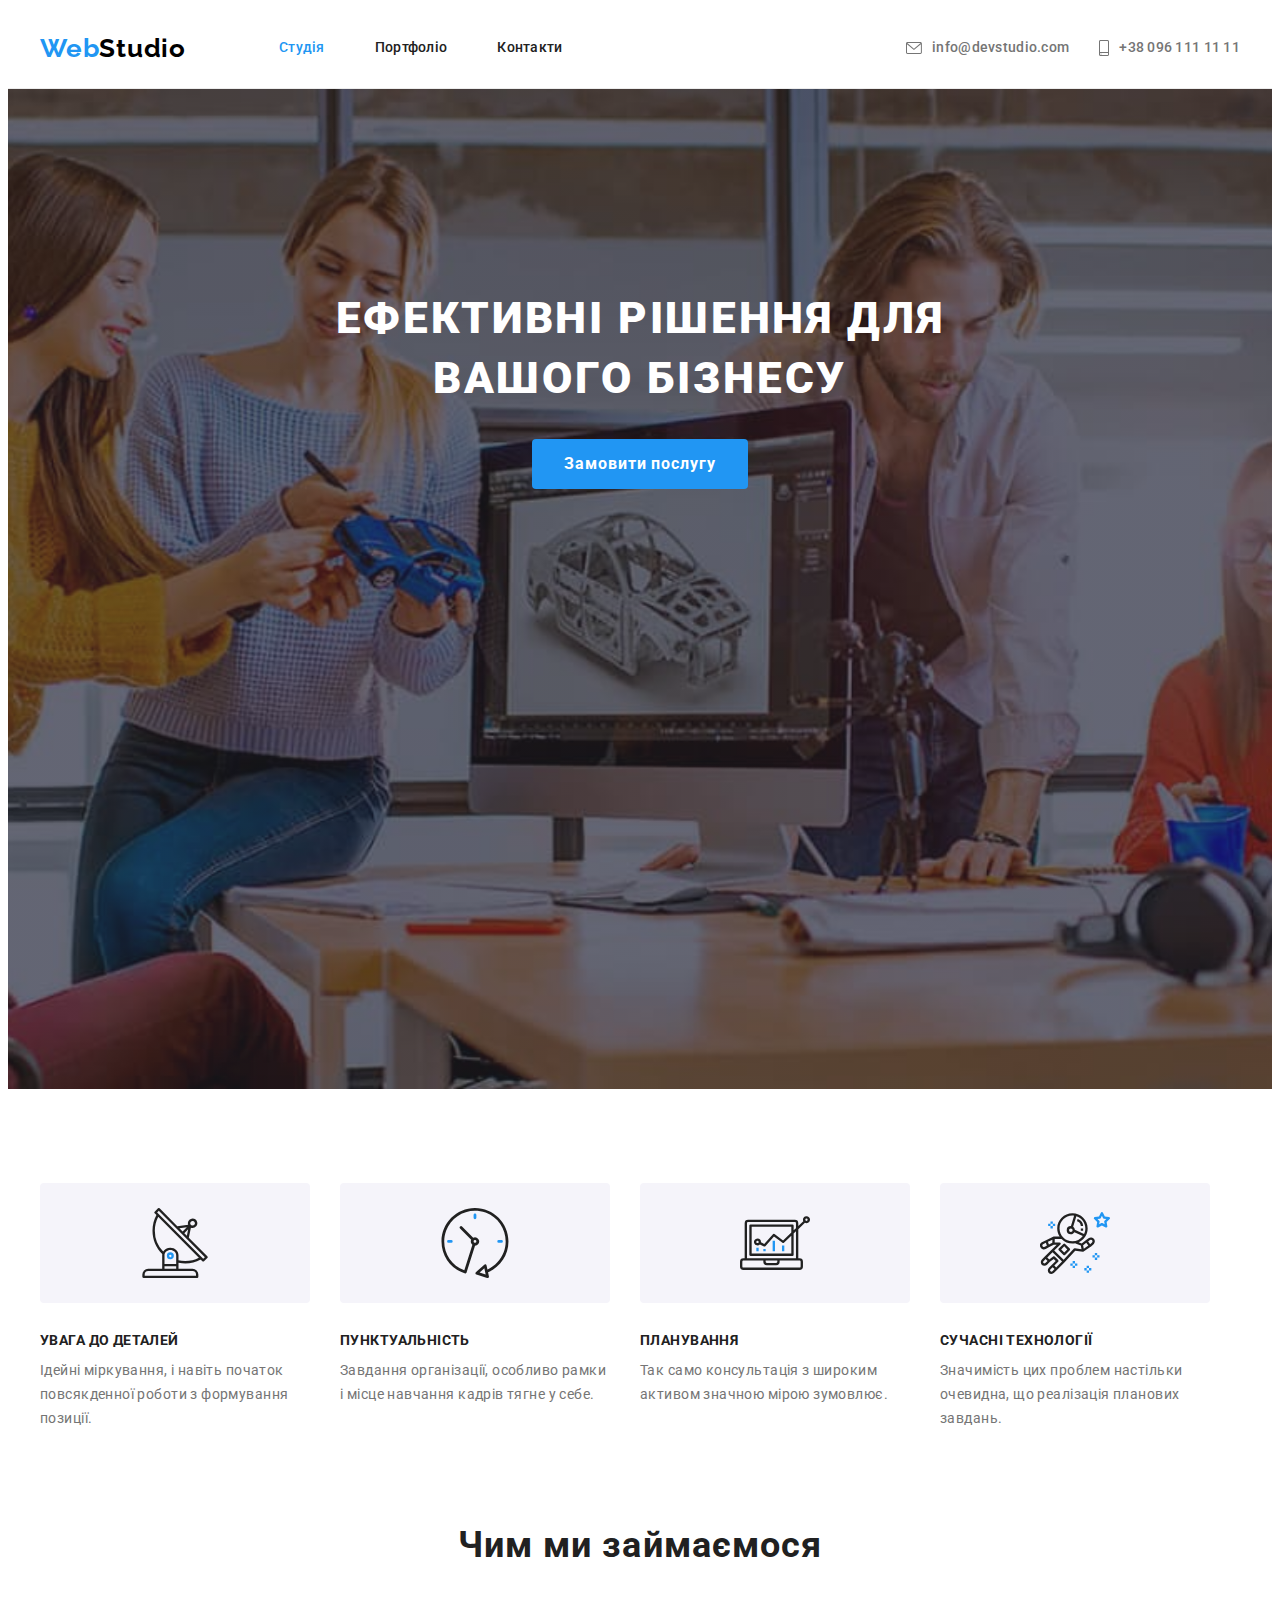
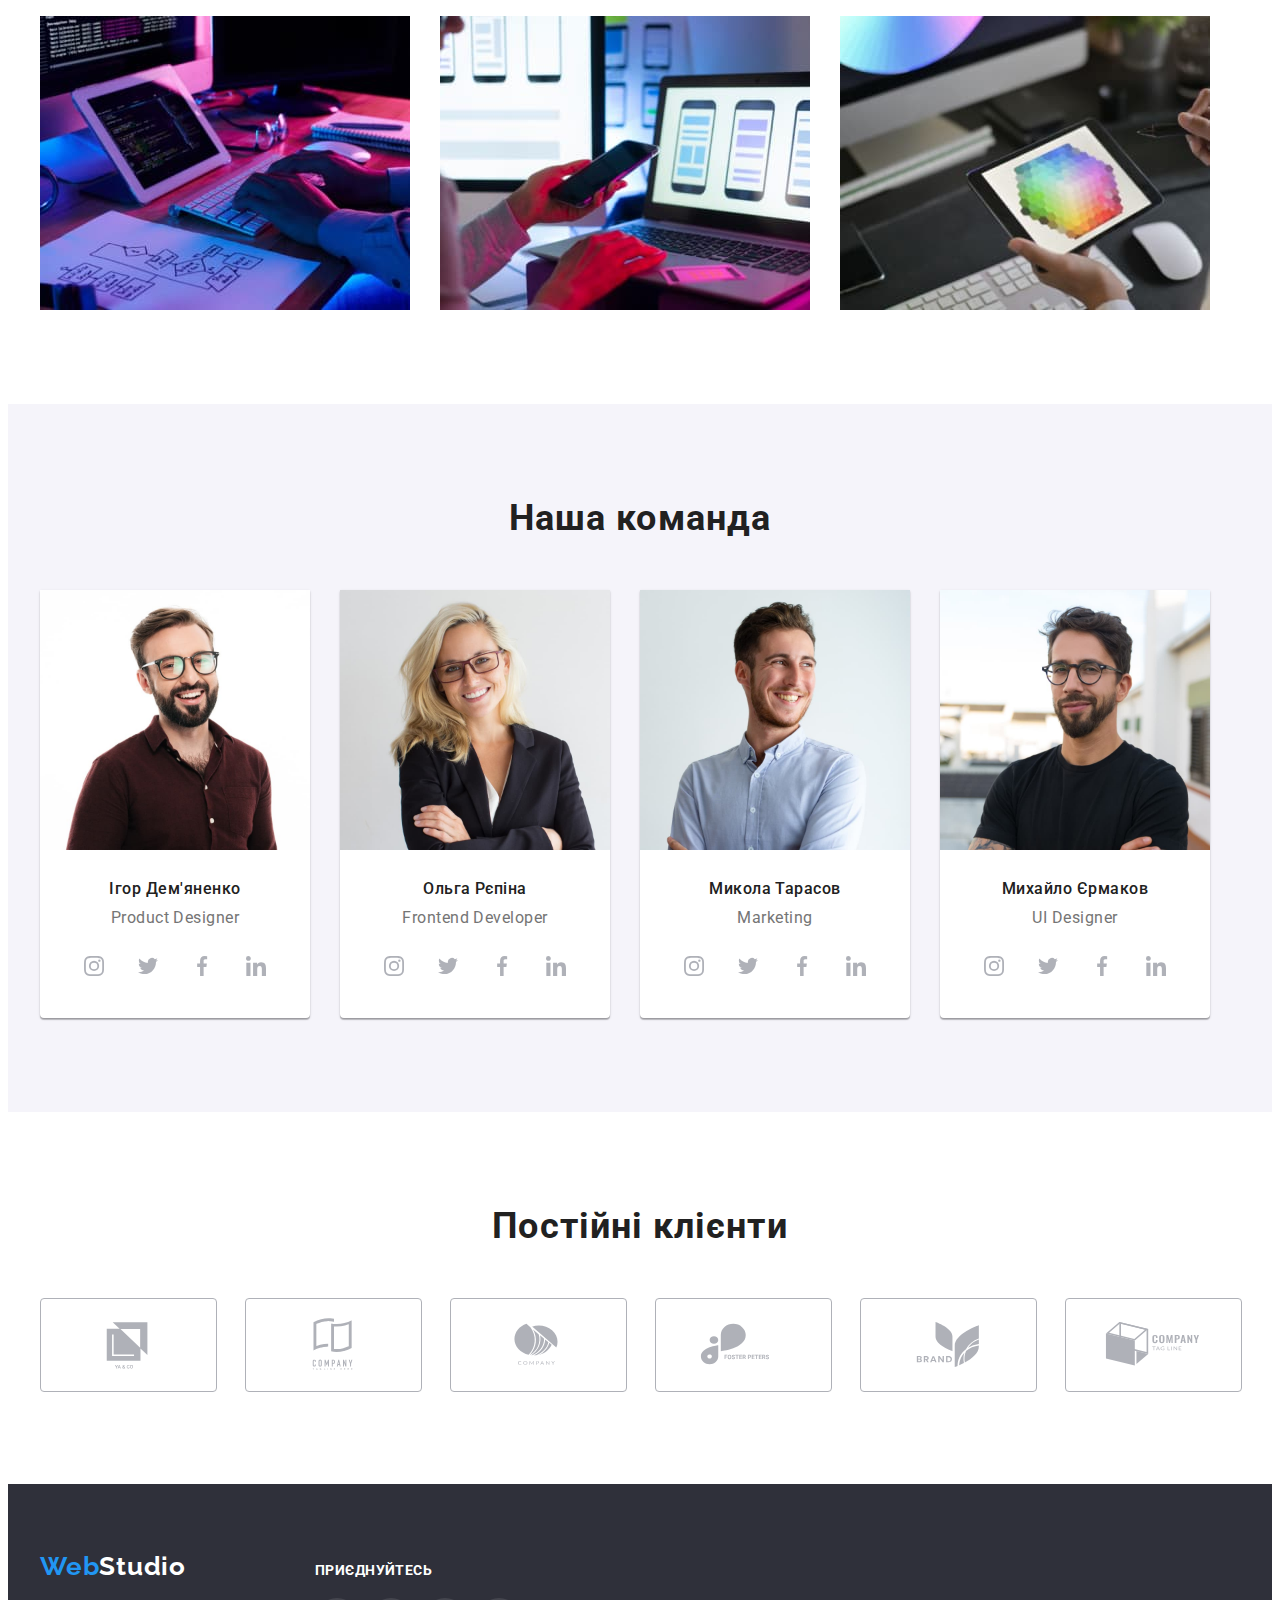
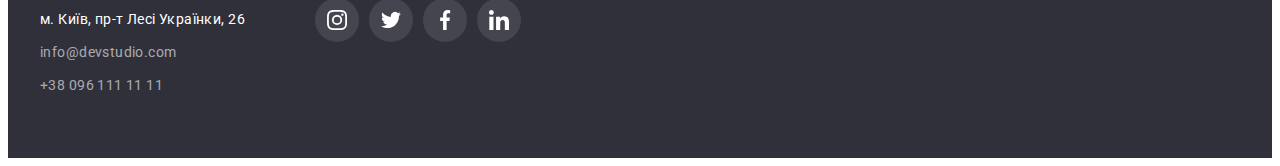
<file: index.html>
<!DOCTYPE html>
<html lang="uk">
  <head>
    <meta charset="UTF-8" />
    <meta http-equiv="X-UA-Compatible" content="IE=edge" />
    <meta name="viewport" content="width=device-width, initial-scale=1.0" />
    <title>Студія</title>
    <link rel="preconnect" href="https://fonts.googleapis.com" />
    <link rel="preconnect" href="https://fonts.gstatic.com" crossorigin />
    <link
      href="https://fonts.googleapis.com/css2?family=Montserrat:wght@400;700&family=Raleway:wght@700&family=Roboto:wght@400;500;700;900&display=swap"
      rel="stylesheet"
    />
    <link
      rel="stylesheet"
      href="https://cdnjs.cloudflare.com/ajax/libs/modern-normalize/1.1.0/modern-normalize.min.css"
      integrity="sha512-wpPYUAdjBVSE4KJnH1VR1HeZfpl1ub8YT/NKx4PuQ5NmX2tKuGu6U/JRp5y+Y8XG2tV+wKQpNHVUX03MfMFn9Q=="
      crossorigin="anonymous"
      referrerpolicy="no-referrer"
    />
    <link rel="stylesheet" href="./css/styles.css" />
  </head>
  <body class="page">
    <header class="border">
      <div class="container header-container">
        <nav class="navigation">
          <a href="./index.html" class="logo"
            >Web<span class="span-logo">Studio</span></a
          >
          <ul class="site-navigation list">
            <li class="item">
              <a href="./index.html" class="link current">Студія</a>
            </li>
            <li class="item">
              <a href="./portfolio.html" class="link">Портфоліо</a>
            </li>
            <li class="item"><a href="#" class="link">Контакти</a></li>
          </ul>
        </nav>
        <ul class="contacts-list list header-list">
          <li class="contacts-item">
            <a href="mailto:info@devstudio.com" class="contacts-link"
              ><svg class="contacts-icon" width="16" height="12">
                <use href="./images/symbol-defs.svg#icon-mail"></use>
              </svg>
              info@devstudio.com</a
            >
          </li>
          <li class="contacts-item">
            <a href="tel:+380961111111" class="contacts-link"
              ><svg class="contacts-icon" width="10" height="16">
                <use href="./images/symbol-defs.svg#icon-phone"></use>
              </svg>
              +38 096 111 11 11</a
            >
          </li>
        </ul>
      </div>
    </header>
    <main>
      <section class="hero section overlay">
        <div class="container">
          <h1 class="hero-title">Ефективні рішення для вашого бізнесу</h1>
          <button type="button" class="hero-btn">Замовити послугу</button>
        </div>
      </section>
      <section class="section section-bottom">
        <div class="container">
          <h2 class="visually-hidden">Переваги нашої компанії</h2>
          <ul class="list container-list icons-list">
            <li class="benefits-item icons-item">
              <div class="icons-link">
                <svg class="icons" width="70" height="70">
                  <use href="./images/symbol-defs.svg#icon-antenna"></use>
                </svg>
              </div>
              <h3 class="title container-title">УВАГА ДО ДЕТАЛЕЙ</h3>
              <p class="subtitle container-subtitle">
                Ідейні міркування, і навіть початок повсякденної роботи з
                формування позиції.
              </p>
            </li>
            <li class="benefits-item icons-item">
              <div class="icons-link">
                <svg width="70" height="70">
                  <use href="./images/symbol-defs.svg#icon-clock"></use>
                </svg>
              </div>
              <h3 class="title container-title">ПУНКТУАЛЬНІСТЬ</h3>
              <p class="subtitle container-subtitle">
                Завдання організації, особливо рамки і місце навчання кадрів
                тягне у себе.
              </p>
            </li>
            <li class="benefits-item icons-item">
              <div class="icons-link">
                <svg class="icons" width="70" height="70">
                  <use href="./images/symbol-defs.svg#icon-diagram"></use>
                </svg>
              </div>
              <h3 class="title container-title">ПЛАНУВАННЯ</h3>
              <p class="subtitle container-subtitle">
                Так само консультація з широким активом значною мірою зумовлює.
              </p>
            </li>
            <li class="benefits-item icons-item">
              <div class="icons-link">
                <svg class="icons" width="70" height="70">
                  <use href="./images/symbol-defs.svg#icon-astronaut"></use>
                </svg>
              </div>
              <h3 class="title container-title">СУЧАСНІ ТЕХНОЛОГІЇ</h3>
              <p class="subtitle container-subtitle">
                Значимість цих проблем настільки очевидна, що реалізація
                планових завдань.
              </p>
            </li>
          </ul>
        </div>
      </section>
      <section class="section">
        <div class="container">
          <h2 class="section-title">Чим ми займаємося</h2>
          <ul class="list container-doing-list">
            <li>
              <img
                src="./images/development.jpg"
                alt="Програміст займається розробкою за робочим столом"
                width="370"
              />
            </li>
            <li>
              <img
                src="./images/phoneprogram.jpg"
                alt="Дизайнер розробляє програму для смартфонів"
                width="370"
              />
            </li>
            <li>
              <img
                src="./images/designing.jpg"
                alt="веб-дизайнер працює з вибором кольору на графічному планшеті"
                width="370"
              />
            </li>
          </ul>
        </div>
      </section>
      <section class="team section">
        <div class="container">
          <h2 class="section-title">Наша команда</h2>
          <ul class="list container-section-list">
            <li class="team-list-item">
              <img
                src="./images/photodesigner.jpg"
                alt="Ігор Дем'яненко Дизайнер продукту"
                width="270"
              />
              <h3 class="team-name container-team-name">Ігор Дем'яненко</h3>
              <p class="team-position container-team-position">
                Product Designer
              </p>
              <ul class="list team-social-list">
                <li class="social-item">
                  <a href="" class="social-links">
                    <svg class="social-icon" width="20" height="20">
                      <use href="./images/symbol-defs.svg#icon-instagram"></use>
                    </svg>
                  </a>
                </li>
                <li class="social-item">
                  <a href="" class="social-links">
                    <svg class="social-icon" width="20" height="20">
                      <use href="./images/symbol-defs.svg#icon-twitter"></use>
                    </svg>
                  </a>
                </li>
                <li class="social-item">
                  <a href="" class="social-links">
                    <svg class="social-icon" width="20" height="20">
                      <use href="./images/symbol-defs.svg#icon-facebook"></use>
                    </svg>
                  </a>
                </li>
                <li class="social-item">
                  <a href="" class="social-links">
                    <svg class="social-icon" width="20" height="20">
                      <use href="./images/symbol-defs.svg#icon-linkedin"></use>
                    </svg>
                  </a>
                </li>
              </ul>
            </li>
            <li class="team-list-item">
              <img
                src="./images/photodeveloper.jpg"
                alt="Ольга Рєпіна Розробник інтерфейсу"
                width="270"
              />
              <h3 class="team-name container-team-name">Ольга Рєпіна</h3>
              <p class="team-position container-team-position">
                Frontend Developer
              </p>
              <ul class="list team-social-list">
                <li class="social-item">
                  <a href="" class="social-links">
                    <svg class="social-icon" width="20" height="20">
                      <use href="./images/symbol-defs.svg#icon-instagram"></use>
                    </svg>
                  </a>
                </li>
                <li class="social-item">
                  <a href="" class="social-links">
                    <svg class="social-icon" width="20" height="20">
                      <use href="./images/symbol-defs.svg#icon-twitter"></use>
                    </svg>
                  </a>
                </li>
                <li class="social-item">
                  <a href="" class="social-links">
                    <svg class="social-icon" width="20" height="20">
                      <use href="./images/symbol-defs.svg#icon-facebook"></use>
                    </svg>
                  </a>
                </li>
                <li class="social-item">
                  <a href="" class="social-links">
                    <svg class="social-icon" width="20" height="20">
                      <use href="./images/symbol-defs.svg#icon-linkedin"></use>
                    </svg>
                  </a>
                </li>
              </ul>
            </li>
            <li class="team-list-item">
              <img
                src="./images/photomarketing.jpg"
                alt="Микола Тарасов Маркетолог"
                width="270"
              />
              <h3 class="team-name container-team-name">Микола Тарасов</h3>
              <p class="team-position container-team-position">Marketing</p>
              <ul class="list team-social-list">
                <li class="social-item">
                  <a href="" class="social-links">
                    <svg class="social-icon" width="20" height="20">
                      <use href="./images/symbol-defs.svg#icon-instagram"></use>
                    </svg>
                  </a>
                </li>
                <li class="social-item">
                  <a href="" class="social-links">
                    <svg class="social-icon" width="20" height="20">
                      <use href="./images/symbol-defs.svg#icon-twitter"></use>
                    </svg>
                  </a>
                </li>
                <li class="social-item">
                  <a href="" class="social-links">
                    <svg class="social-icon" width="20" height="20">
                      <use href="./images/symbol-defs.svg#icon-facebook"></use>
                    </svg>
                  </a>
                </li>
                <li class="social-item">
                  <a href="" class="social-links">
                    <svg class="social-icon" width="20" height="20">
                      <use href="./images/symbol-defs.svg#icon-linkedin"></use>
                    </svg>
                  </a>
                </li>
              </ul>
            </li>
            <li class="team-list-item">
              <img
                src="./images/photodesignerui.jpg"
                alt="Михайло Єрмаков Дизайнер інтерфейсу користувача"
                width="270"
              />
              <h3 class="team-name container-team-name">Михайло Єрмаков</h3>
              <p class="team-position container-team-position">UI Designer</p>
              <ul class="list team-social-list">
                <li class="social-item">
                  <a href="" class="social-links">
                    <svg class="social-icon" width="20" height="20">
                      <use href="./images/symbol-defs.svg#icon-instagram"></use>
                    </svg>
                  </a>
                </li>
                <li class="social-item">
                  <a href="" class="social-links">
                    <svg class="social-icon" width="20" height="20">
                      <use href="./images/symbol-defs.svg#icon-twitter"></use>
                    </svg>
                  </a>
                </li>
                <li class="social-item">
                  <a href="" class="social-links">
                    <svg class="social-icon" width="20" height="20">
                      <use href="./images/symbol-defs.svg#icon-facebook"></use>
                    </svg>
                  </a>
                </li>
                <li class="social-item">
                  <a href="" class="social-links">
                    <svg class="social-icon" width="20" height="20">
                      <use href="./images/symbol-defs.svg#icon-linkedin"></use>
                    </svg>
                  </a>
                </li>
              </ul>
            </li>
          </ul>
        </div>
      </section>
      <section class="section">
        <div class="container">
          <h2 class="section-title">Постійні клієнти</h2>
          <ul class="list clients-list">
            <li class="clients-item">
              <a href="" class="clients-link link"
                ><svg class="clients-icon" width="106" height="60">
                  <use href="./images/symbol-defs.svg#icon-client-1"></use>
                </svg>
              </a>
            </li>
            <li class="clients-item">
              <a href="" class="clients-link link"
                ><svg class="clients-icon" width="106" height="60">
                  <use href="./images/symbol-defs.svg#icon-client-2"></use>
                </svg>
              </a>
            </li>
            <li class="clients-item">
              <a href="" class="clients-link link"
                ><svg class="clients-icon" width="106" height="60">
                  <use href="./images/symbol-defs.svg#icon-client-3"></use>
                </svg>
              </a>
            </li>
            <li class="clients-item">
              <a href="" class="clients-link link"
                ><svg class="clients-icon" width="106" height="60">
                  <use href="./images/symbol-defs.svg#icon-client-4"></use>
                </svg>
              </a>
            </li>
            <li class="clients-item">
              <a href="" class="clients-link link"
                ><svg class="clients-icon" width="106" height="60">
                  <use href="./images/symbol-defs.svg#icon-client-5"></use>
                </svg>
              </a>
            </li>
            <li class="clients-item">
              <a href="" class="clients-link link"
                ><svg class="clients-icon" width="106" height="60">
                  <use href="./images/symbol-defs.svg#icon-client-6"></use>
                </svg>
              </a>
            </li>
          </ul>
        </div>
      </section>
    </main>
    <footer class="footer">
      <div class="container colum">
        <div class="footer-container">
          <a href="./index.html" class="footer-logo footer-link"
            ><span class="footer-span">Web</span>Studio</a
          >
          <address class="address">
            <ul class="list">
              <li>
                <a
                  href="https://goo.gl/maps/CPtrU1FHBa2aNyZL9"
                  target="_blank"
                  rel="noopener noreferrer nofollow"
                  class="footer-link"
                  >м. Київ, пр-т Лесі Українки, 26</a
                >
              </li>
              <li class="container-footer-list">
                <a
                  href="mailto:info@devstudio.com"
                  class="footer-contacts contacts-link"
                  >info@devstudio.com</a
                >
              </li>
              <li class="container-footer-list">
                <a
                  href="tel:+380961111111"
                  class="footer-contacts contacts-link"
                  >+38 096 111 11 11</a
                >
              </li>
            </ul>
          </address>
        </div>
        <div class="container-social">
          <h2 class="footer-title">приєднуйтесь</h2>
          <ul class="list footer-social-list">
            <li class="footer-social-item">
              <a href="" class="footer-social-links">
                <svg class="social-icon" width="20" height="20">
                  <use href="./images/symbol-defs.svg#icon-instagram"></use>
                </svg>
              </a>
            </li>
            <li class="footer-social-item">
              <a href="" class="footer-social-links">
                <svg class="social-icon" width="20" height="20">
                  <use href="./images/symbol-defs.svg#icon-twitter"></use>
                </svg>
              </a>
            </li>
            <li class="footer-social-item">
              <a href="" class="footer-social-links">
                <svg class="social-icon" width="20" height="20">
                  <use href="./images/symbol-defs.svg#icon-facebook"></use>
                </svg>
              </a>
            </li>
            <li class="footer-social-item">
              <a href="" class="footer-social-links">
                <svg class="social-icon" width="20" height="20">
                  <use href="./images/symbol-defs.svg#icon-linkedin"></use>
                </svg>
              </a>
            </li>
          </ul>
        </div>
      </div>
    </footer>
  </body>
</html>
</file>
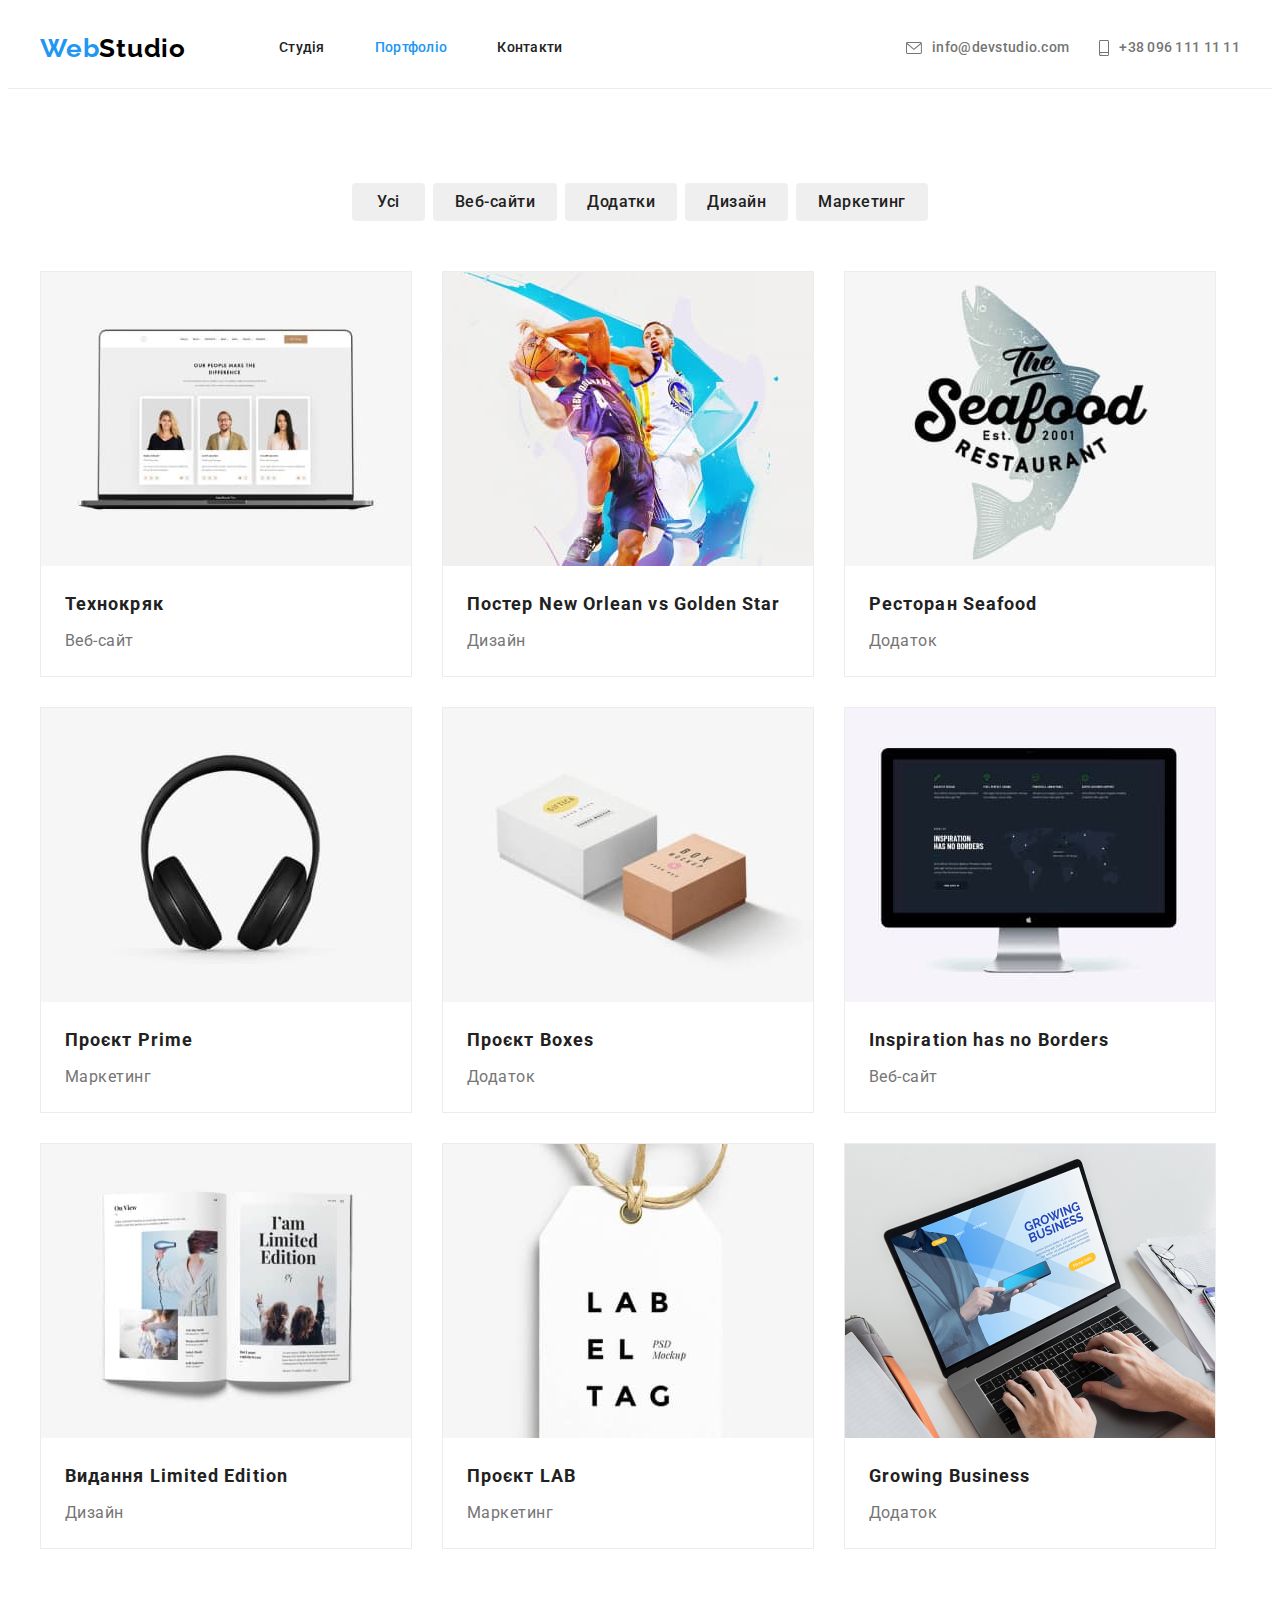
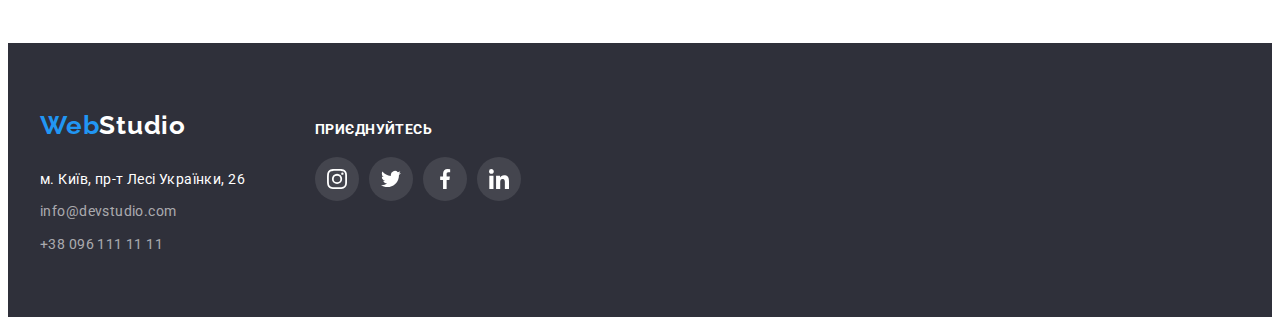
<file: portfolio.html>
<!DOCTYPE html>
<html lang="uk">
  <head>
    <meta charset="UTF-8" />
    <meta http-equiv="X-UA-Compatible" content="IE=edge" />
    <meta name="viewport" content="width=device-width, initial-scale=1.0" />
    <title>Портфоліо</title>
    <link rel="preconnect" href="https://fonts.googleapis.com" />
    <link rel="preconnect" href="https://fonts.gstatic.com" crossorigin />
    <link
      href="https://fonts.googleapis.com/css2?family=Montserrat:wght@400;700&family=Raleway:wght@700&family=Roboto:wght@400;500;700;900&display=swap"
      rel="stylesheet"
    />
    <link
      rel="stylesheet"
      href="https://cdnjs.cloudflare.com/ajax/libs/modern-normalize/1.1.0/modern-normalize.min.css"
      integrity="sha512-wpPYUAdjBVSE4KJnH1VR1HeZfpl1ub8YT/NKx4PuQ5NmX2tKuGu6U/JRp5y+Y8XG2tV+wKQpNHVUX03MfMFn9Q=="
      crossorigin="anonymous"
      referrerpolicy="no-referrer"
    />
    <link rel="stylesheet" href="./css/styles.css" />
  </head>
  <body class="page">
    <header class="border">
      <div class="container header-container">
        <nav class="navigation">
          <a href="./index.html" class="logo"
            >Web<span class="span-logo">Studio</span></a
          >
          <ul class="site-navigation list">
            <li class="item">
              <a href="./index.html" class="link">Студія</a>
            </li>
            <li class="item">
              <a href="./portfolio.html" class="link current">Портфоліо</a>
            </li>
            <li class="item"><a href="#" class="link">Контакти</a></li>
          </ul>
        </nav>
        <ul class="contacts-list list header-list">
          <li class="contacts-item">
            <a href="mailto:info@devstudio.com" class="contacts-link"
              ><svg class="contacts-icon" width="16" height="12">
                <use href="./images/symbol-defs.svg#icon-mail"></use>
              </svg>
              info@devstudio.com</a
            >
          </li>
          <li class="contacts-item">
            <a href="tel:+380961111111" class="contacts-link"
              ><svg class="contacts-icon" width="10" height="16">
                <use href="./images/symbol-defs.svg#icon-phone"></use>
              </svg>
              +38 096 111 11 11</a
            >
          </li>
        </ul>
      </div>
    </header>
    <main>
      <section class="section">
        <div class="container">
          <h1 class="visually-hidden">Наші роботи</h1>
          <ul class="list container-btn-list">
            <li>
              <button type="button" class="portfolio-section-btn btn-all">
                Усі
              </button>
            </li>
            <li>
              <button type="button" class="portfolio-section-btn container-btn">
                Веб-сайти
              </button>
            </li>
            <li>
              <button type="button" class="portfolio-section-btn container-btn">
                Додатки
              </button>
            </li>
            <li>
              <button type="button" class="portfolio-section-btn container-btn">
                Дизайн
              </button>
            </li>
            <li>
              <button type="button" class="portfolio-section-btn container-btn">
                Маркетинг
              </button>
            </li>
          </ul>
          <ul class="list card-list">
            <li class="card-item">
              <a href="#" class="card-link"
                ><img src="./images/site.jpg" alt="сайт на ноутбуці" />
                <div class="project-title-name">
                  <h2 class="project-title">Технокряк</h2>
                  <p class="project-name">Веб-сайт</p>
                </div>
              </a>
            </li>
            <li class="card-item">
              <a href="#" class="card-link"
                ><img
                  src="./images/design.jpg"
                  alt="дизайн постеру два баскетболісти з м'ячем"
                />
                <div class="project-title-name">
                  <h2 class="project-title">
                    Постер New Orlean vs Golden Star
                  </h2>
                  <p class="project-name">Дизайн</p>
                </div>
              </a>
            </li>
            <li class="card-item">
              <a href="#" class="card-link"
                ><img
                  src="./images/design-app.jpg"
                  alt="додаток для ресторану риба"
                />
                <div class="project-title-name">
                  <h2 class="project-title">Ресторан Seafood</h2>
                  <p class="project-name">Додаток</p>
                </div>
              </a>
            </li>
            <li class="card-item">
              <a href="#" class="card-link"
                ><img src="./images/headphones.jpg" alt="Навушники" />
                <div class="project-title-name">
                  <h2 class="project-title">Проєкт Prime</h2>
                  <p class="project-name">Маркетинг</p>
                </div>
              </a>
            </li>
            <li class="card-item">
              <a href="#" class="card-link"
                ><img src="./images/boxes-app.jpg" alt="Додаток дві коробки" />
                <div class="project-title-name">
                  <h2 class="project-title">Проєкт Boxes</h2>
                  <p class="project-name">Додаток</p>
                </div>
              </a>
            </li>
            <li class="card-item">
              <a href="#" class="card-link"
                ><img
                  src="./images/site2.jpg"
                  alt="зображення сайта на моніторі"
                />
                <div class="project-title-name">
                  <h2 class="project-title">Inspiration has no Borders</h2>
                  <p class="project-name">Веб-сайт</p>
                </div>
              </a>
            </li>
            <li class="card-item">
              <a href="#" class="card-link"
                ><img src="./images/magazine.jpg" alt="дизайн журналу" />
                <div class="project-title-name">
                  <h2 class="project-title">Видання Limited Edition</h2>
                  <p class="project-name">Дизайн</p>
                </div>
              </a>
            </li>
            <li class="card-item">
              <a href="#" class="card-link"
                ><img src="./images/tag.jpg" alt="бірка із літерами" />
                <div class="project-title-name">
                  <h2 class="project-title">Проєкт LAB</h2>
                  <p class="project-name">Маркетинг</p>
                </div>
              </a>
            </li>
            <li class="card-item">
              <a href="#" class="card-link"
                ><img
                  src="./images/design-app2.jpg"
                  alt="додаток відкритий на ноутбуці"
                />
                <div class="project-title-name">
                  <h2 class="project-title">Growing Business</h2>
                  <p class="project-name">Додаток</p>
                </div>
              </a>
            </li>
          </ul>
        </div>
      </section>
    </main>
    <footer class="footer">
      <div class="container colum">
        <div class="footer-container">
          <a href="./index.html" class="footer-logo footer-link"
            ><span class="footer-span">Web</span>Studio</a
          >
          <address class="address">
            <ul class="list">
              <li>
                <a
                  href="https://goo.gl/maps/CPtrU1FHBa2aNyZL9"
                  target="_blank"
                  rel="noopener noreferrer nofollow"
                  class="footer-link"
                  >м. Київ, пр-т Лесі Українки, 26</a
                >
              </li>
              <li class="container-footer-list">
                <a
                  href="mailto:info@devstudio.com"
                  class="footer-contacts contacts-link"
                  >info@devstudio.com</a
                >
              </li>
              <li class="container-footer-list">
                <a
                  href="tel:+380961111111"
                  class="footer-contacts contacts-link"
                  >+38 096 111 11 11</a
                >
              </li>
            </ul>
          </address>
        </div>
        <div class="container-social">
          <h2 class="footer-title">приєднуйтесь</h2>
          <ul class="list footer-social-list">
            <li class="footer-social-item">
              <a href="" class="footer-social-links">
                <svg class="social-icon" width="20" height="20">
                  <use href="./images/symbol-defs.svg#icon-instagram"></use>
                </svg>
              </a>
            </li>
            <li class="footer-social-item">
              <a href="" class="footer-social-links">
                <svg class="social-icon" width="20" height="20">
                  <use href="./images/symbol-defs.svg#icon-twitter"></use>
                </svg>
              </a>
            </li>
            <li class="footer-social-item">
              <a href="" class="footer-social-links">
                <svg class="social-icon" width="20" height="20">
                  <use href="./images/symbol-defs.svg#icon-facebook"></use>
                </svg>
              </a>
            </li>
            <li class="footer-social-item">
              <a href="" class="footer-social-links">
                <svg class="social-icon" width="20" height="20">
                  <use href="./images/symbol-defs.svg#icon-linkedin"></use>
                </svg>
              </a>
            </li>
          </ul>
        </div>
      </div>
    </footer>
  </body>
</html>
</file>
<file: css/styles.css>
/* цвет основного текста #757575 */
/* цвет вторичного текста #212121 */
/* белый цвет #ffffff */
/* акцент #2196F3 */
/* вторичный цвет фона #f5f4fA */
/* третичный цвет фона #2f303a */
/* вторичный цвет лого #000000 */

:root {
  --primary-text-color: #757575;
  --secondary-text-color: #212121;
  --accent-color: #2196f3;
  --primary-white-color: #ffffff;
  --secondary-bg-color: #f5f4fa;
  --tertiary-bg-color: #2f303a;
  --secondary-link-color: gba(255, 255, 255, 0.6);
  --secondary-logo-color: #000000;
  --box-color-gray: #eeeeee;
  --box-color-portfolio: #ececec;
  --primary-icon-color: #afb1b8;
}
.list {
  list-style: none;
}
a {
  text-decoration: none;
}

/* page styles */

.page {
  font-family: "roboto", sans-serif;
  font-size: 14px;
  background-color: var(--primary-white-color);
  color: var(--primary-text-color);
}

p,
h1,
h2,
h3,
h4,
h5,
h6 {
  margin: 0;
}
ul {
  margin: 0;
  padding-left: 0;
}
button {
  cursor: pointer;
}
address {
  font-style: normal;
}
img {
  display: block;
  max-width: 100%;
  height: auto;
}

/* header styles */

.container {
  width: 1200px;
  padding-left: 15px;
  padding-right: 15px;
  margin-left: auto;
  margin-right: auto;
}

.border {
  border-bottom-width: 1px;
  border-bottom-style: solid;
  border-bottom-color: var(--box-color-portfolio);
}

.header-container {
  display: flex;
  align-items: center;
}
.a {
  margin: 0;
}
.navigation {
  align-items: center;
}

.logo {
  display: block;
  margin-right: 93px;

  color: var(--accent-color);
  font-family: "Raleway";
  font-weight: 700;
  font-size: 26px;
  line-height: 1.19;
  letter-spacing: 0.03em;
}
.span-logo {
  color: var(--secondary-logo-color);
}
.navigation,
.site-navigation {
  display: flex;
}

.header-list {
  display: flex;
  margin-left: auto;
  gap: 30px;
}

.site-navigation {
  display: flex;
  gap: 50px;
}

.navigation .link {
  display: block;
  padding-top: 32px;
  padding-bottom: 32px;

  color: var(--secondary-text-color);

  font-weight: 500;
  line-height: 1.14;
  letter-spacing: 0.02em;
}
.contacts-list {
  display: flex;

  gap: 30px;
}

.contacts-link {
  display: flex;
  align-items: center;
  gap: 10px;
  font-weight: 500;
  line-height: 1.14;
  letter-spacing: 0.02em;

  color: var(--primary-text-color);
}
.contacts-icon {
  fill: currentColor;
}

.navigation .link:hover,
.navigation .link:focus,
.contacts-link:hover,
.contacts-link:focus {
  color: var(--accent-color);
}
.contacts-link:hover .contacts-icon,
.contacts-link:focus .contacts-icon {
  fill: currentColor;
}
.site-navigation .link.current {
  color: var(--accent-color);
}

/* main styles */

.overlay {
  max-width: 1600px;
  height: 600px;
  margin-left: auto;
  margin-right: auto;
  background-image: linear-gradient(
      to right,
      rgba(47, 48, 58, 0.4),
      rgba(47, 48, 58, 0.4)
    ),
    url(../images/bg-img.jpg);
  background-position: center;
  background-size: cover;
}

.section {
  padding-top: 94px;
  padding-bottom: 94px;
}

.section-bottom {
  padding-bottom: 0;
}
.hero {
  background-color: var(--tertiary-bg-color);
  padding-top: 200px;
  padding-bottom: 200px;
}

.hero-title {
  color: var(--primary-white-color);
  font-weight: 900;
  font-size: 44px;
  line-height: 1.36;
  text-align: center;
  letter-spacing: 0.06em;
  text-transform: uppercase;
  max-width: 696px;
  margin-bottom: 30px;
  margin-left: auto;
  margin-right: auto;
}

.hero-btn {
  display: inline-block;
  border-radius: 4px;
  border: none;
  padding: 10px 32px;
  margin-left: auto;
  margin-right: auto;
  background-color: var(--accent-color);
  color: var(--primary-white-color);
  cursor: pointer;
  font-family: "Roboto";
  font-style: normal;
  font-weight: 700;
  font-size: 16px;
  line-height: 1.87;
  display: flex;
  align-items: center;
  text-align: center;
  letter-spacing: 0.06em;
}

.icons-list {
  display: flex;
  gap: 30px;
}



.icons-link {
  height: 120px;
  background-color: var(--secondary-bg-color);
  border-radius: 4px;
  display: flex;
  align-items: center;
  justify-content: center;
  margin-bottom: 30px;
}

.container-list {
  display: flex;
  gap: 30px;
}

.container-title {
  margin-bottom: 10px;
}

.container-subtitle {
  margin-top: 10px;
  max-width: 270;
}

.benefits-item {
  width: 270px;
}

.container-doing-list {
  display: flex;
  gap: 30px;
}

.title {
  color: var(--secondary-text-color);
  font-size: 14px;
  line-height: 1.14;
  letter-spacing: 0.03em;
}

.subtitle {
  line-height: 1.71;
  letter-spacing: 0.03em;
}

.section-title {
  margin-bottom: 50px;
  color: var(--secondary-text-color);

  font-size: 36px;
  line-height: 1.16;
  text-align: center;
  letter-spacing: 0.03em;
}

.container-section-list {
  margin-top: 50px;
  display: flex;
  gap: 30px;
}

.team {
  background-color: var(--secondary-bg-color);
}

.container-team-name {
  margin-top: 30px;
}

.team-list-item {
  background-color: var(--primary-white-color);
  border-radius: 0px 0px 4px 4px;
  box-shadow: 0px 1px 3px rgba(0, 0, 0, 0.12), 0px 1px 1px rgba(0, 0, 0, 0.14),
    0px 2px 1px rgba(0, 0, 0, 0.2);
  padding-bottom: 30px;
}
.team-name {
  color: var(--secondary-text-color);
  font-weight: 500;
  font-size: 16px;
  line-height: 1.18;
  text-align: center;
  letter-spacing: 0.03em;
}

.container-team-position {
  margin-top: 10px;
}
.team-position {
  font-size: 16px;
  line-height: 1.18;
  text-align: center;
  letter-spacing: 0.03em;
  margin-bottom: 16px;
}

.team-social-list {
  display: flex;
  justify-content: center;
  gap: 10px;
}

.social-item {
  width: 44px;
  height: 44px;
}

.social-links {
  width: 100%;
  height: 100%;
  background-color: var(--primary-white-color);
  border-radius: 50%;
  display: flex;
  align-items: center;
  justify-content: center;
  color: var(--primary-icon-color);
}
.social-icon {
  fill: currentColor;
}

.social-links:hover,
.social-links:focus {
  background-color: var(--accent-color);
}

.social-links:hover .social-icon,
.social-links:focus .social-icon {
  fill: var(--primary-white-color);
}

.clients-list {
  display: flex;
  gap: 30px;
}
.clients-item {
  width: calc((100% - 150px) / 6);
  height: 92px;
}
.clients-link {
  width: 100%;
  height: 100%;
  border: 1px solid var(--primary-icon-color);
  border-radius: 4px;
  display: flex;
  align-items: center;
  justify-content: center;
  color: var(--primary-icon-color);
}

.clients-icon {
  fill: currentColor;
}
.clients-link:hover,
.clients-link:focus {
  color: var(--accent-color);
  border: 1px solid var(--accent-color);
}

.clients-link:hover .clients-icon,
.clients-link:focus .clients-icon {
  fill: currentColor;
}
/* portfolio main */

.container-btn-list {
  margin-bottom: 50px;
  display: flex;
  justify-content: center;
  gap: 8px;
}
.portfolio-section-btn {
  color: var(--secondary-text-color);
  cursor: pointer;
  font-family: "Roboto";
  font-style: normal;
  font-weight: 500;
  font-size: 16px;
  line-height: 1.62;
  text-align: center;
  letter-spacing: 0.03em;
  border: none;
  border-radius: 4px;
}
.btn-all {
  display: flex;
  padding: 6px 25px;
  /* !!!тут мабуть помилка у макеті бо на цій кнпоці паддінг інший!!! */
}

.container-btn {
  display: flex;
  padding: 6px 22px;
}
.portfolio-section-btn:hover,
.portfolio-section-btn:focus {
  background-color: var(--accent-color);
  border-color: var(--accent-color);
  color: var(--primary-white-color);
  box-shadow: 0px 3px 1px rgba(0, 0, 0, 0.1), 0px 1px 2px rgba(0, 0, 0, 0.08),
    0px 2px 2px rgba(0, 0, 0, 0.12);
}

.card-link {
  display: block;
}

.card-link:hover,
.card-link:focus {
  box-shadow: 0px 1px 1px rgba(0, 0, 0, 0.12), 0px 4px 4px rgba(0, 0, 0, 0.06),
    1px 4px 6px rgba(0, 0, 0, 0.16);
}

.card-list {
  display: flex;
  flex-wrap: wrap;
  gap: 30px;
}

.card-item {
  width: 370px;
  background-color: var(--primary-white-color);
  border: 1px solid var(--box-color-portfolio);
}

.project-title-name {
  padding-top: 20px;
  padding-bottom: 20px;
  padding-left: 24px;
  padding-right: 24px;
}
.project-title {
  padding-bottom: 4px;
  font-size: 18px;
  line-height: 2;
  letter-spacing: 0.06em;
  color: var(--secondary-text-color);
}

.project-name {
  color: var(--primary-text-color);
  font-size: 16px;
  line-height: 1.88;
  letter-spacing: 0.03em;
}

/* footer styles */

.footer {
  background-color: var(--tertiary-bg-color);
  padding-top: 60px;
  padding-bottom: 60px;
}

.colum {
  display: flex;
  align-items: baseline;
}

.footer-logo {
  font-family: "Raleway";
  font-weight: 700;
  font-size: 26px;
  line-height: 1.19;
  letter-spacing: 0.03em;
}
.footer-span {
  color: var(--accent-color);
}

.address {
  margin-top: 20px;
  margin-right: 70px;
  font-style: normal;
}

.container-footer-list {
  margin-top: 9px;
}
.footer-link {
  color: var(--primary-white-color);
  line-height: 1.71;
  letter-spacing: 0.03em;
}
.footer-contacts {
  color: rgba(255, 255, 255, 0.6);
  font-style: normal;
  font-weight: 400;
  line-height: 1.71;
  letter-spacing: 0.03em;
}

.footer-title {
  font-style: normal;
  font-weight: 700;
  font-size: 14px;
  line-height: 16px;
  letter-spacing: 0.03em;
  text-transform: uppercase;
  color: var(--primary-white-color);
  margin-bottom: 20px;
}
.footer-social-list {
  display: flex;

  gap: 10px;
}

.footer-social-item {
  width: 44px;
  height: 44px;
}

.footer-social-links {
  width: 100%;
  height: 100%;
  background: rgba(255, 255, 255, 0.1);
  border-radius: 50%;
  display: flex;
  align-items: center;
  justify-content: center;
  color: var(--primary-white-color);
}
.social-icon {
  fill: currentColor;
}

.footer-social-links:hover,
.footer-social-links:focus {
  background-color: var(--accent-color);
}

.footer-social-links:hover .footer-social-icon,
.footer-social-links:focus .footer-social-icon {
  fill: var(--primary-white-color);
}

.visually-hidden {
  position: absolute;
  white-space: nowrap;
  width: 1px;
  height: 1px;
  overflow: hidden;
  border: 0;
  padding: 0;
  clip: rect(0 0 0 0);
  clip-path: inset(50%);
  margin: -1px;
}
</file>
